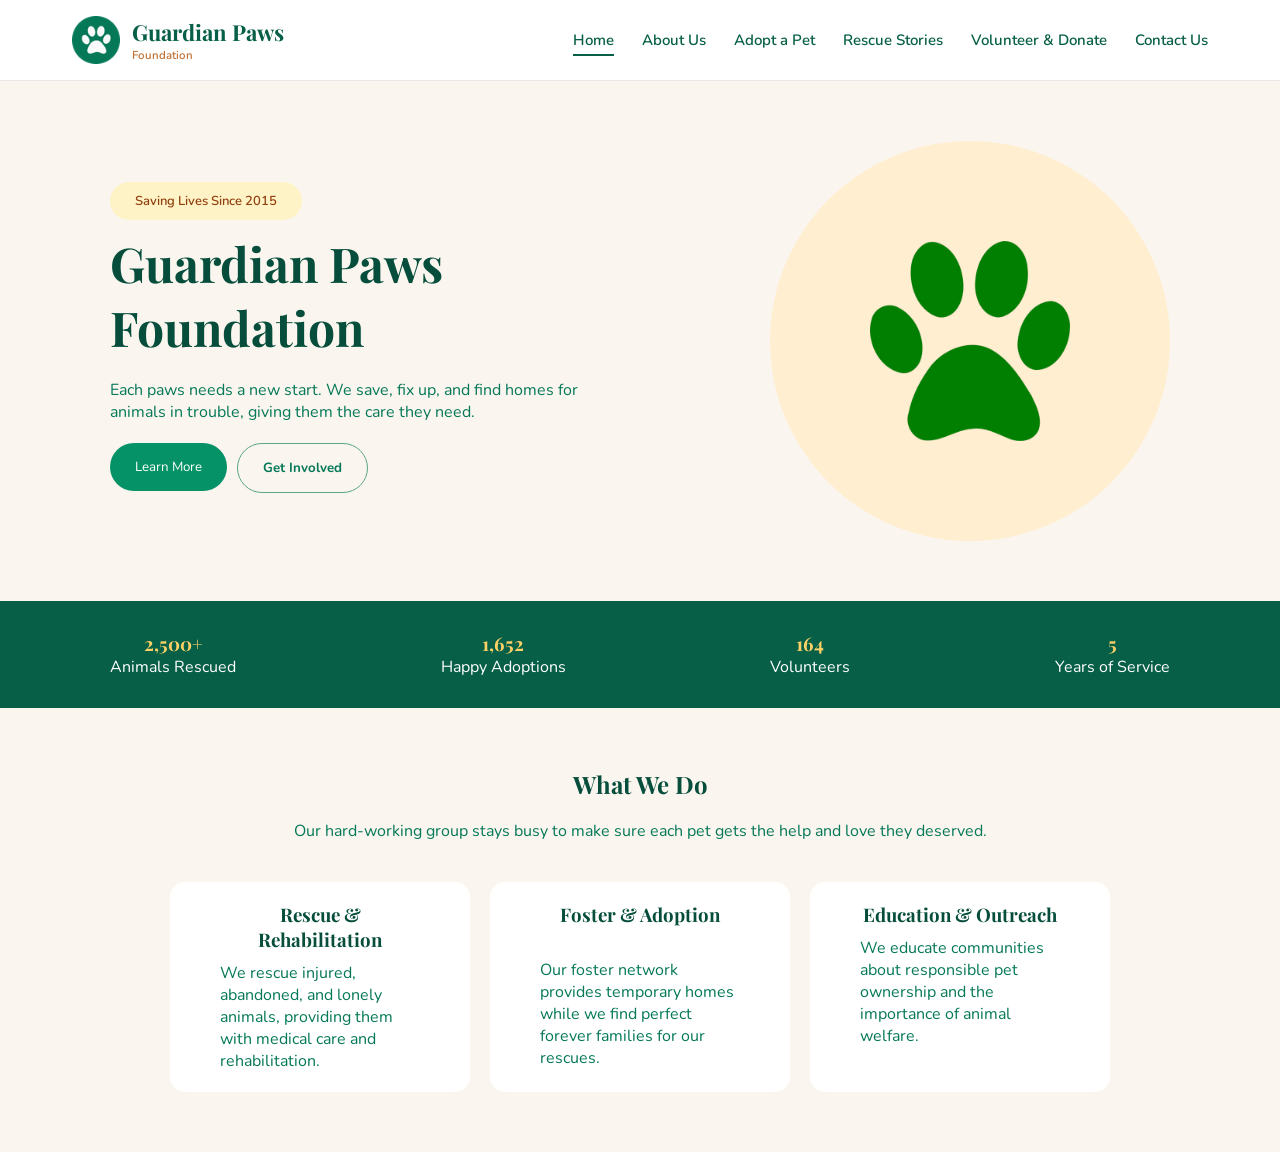
<file: index.html>
<!DOCTYPE html>
<html lang="en">
<head>
    <meta charset="UTF-8">
    <meta name="viewport" content="width=device-width, initial-scale=1.0">
    <title>Guardian Paws Foundation</title>
    <link rel="shortcut icon" href="images/Animal Footprint White w Green Circle.png">
    <link rel="stylesheet" href="Home.css">
</head>
<body>

<div class="nav-wrapper">
    <nav class="nav-bar">
    <a class="logo-group">
      <img src="images/Animal Footprint White w Green Circle.png">
      <div class="logo-text-group">
        <p class="org-name">Guardian Paws</p>
        <p class="tagline">Foundation</p>
      </div>
    </a>
    <ul class="nav-links">
      <li><a href="index.html" class="active">Home</a></li>
      <li><a href="About Us.html">About Us</a></li>
      <li><a href="Adopt a Pet.html">Adopt a Pet</a></li>
      <li><a href="Rescue Stories.html">Rescue Stories</a></li>
      <li><a href="Volunteer n Donate.html">Volunteer & Donate</a></li>
      <li><a href="Contact Us.html">Contact Us</a></li>
    </ul>
    </nav>
  </div>


<section class="hero">
    <div class="wrapper hero-content">

        <div class="hero-text">
            <span class="tag">Saving Lives Since 2015</span>

            <h1>Guardian Paws<br>Foundation</h1>

            <p class="desc">
                Each paws needs a new start. We save, fix up, and find homes for animals 
                in trouble, giving them the care they need.
            </p>

            <div class="buttons">
                <a href="About Us.html">
                    <button class="btn primary">Learn More</button>
                </a>
                <a href="Contact Us.html">
                    <button class="btn secondary"><strong>Get Involved</strong></button>
                </a>
            </div>
        </div>

        <div class="hero-image">
            <div class="circle">
                <img height= 200px width=200px src="images/logo.png" alt="">
            </div>
        </div>

    </div>
</section>


<section class="stats">
    <div class="wrapper stats-content">
        <div>
            <h3>2,500+</h3>
            <p>Animals Rescued</p>
        </div>
        <div>
            <h3>1,652</h3>
            <p>Happy Adoptions</p>
        </div>
        <div>
            <h3>164</h3>
            <p>Volunteers</p>
        </div>
        <div>
            <h3>5</h3>
            <p>Years of Service</p>
        </div>
    </div>
</section>


<section class="services">
    <div class="wrapper">

        <h2>What We Do</h2>
        <p class="subtitle">
            Our hard-working group stays busy to make sure each pet gets the help and love they 
            deserved.
        </p>

        <div class="cards">
            <div class="card">
                <h3>Rescue & Rehabilitation</h3>
                <p class="desc">We rescue injured, abandoned, and
                    lonely animals, providing them with
                    medical care and rehabilitation. </p>
            </div>

            <div class="card">
                <h3>Foster & Adoption</h3>
                <p class="desc"><br>Our foster network provides temporary
                    homes while we find perfect forever
                    families for our rescues.</p>
            </div>

            <div class="card">
                <h3>Education & Outreach</h3>
                <p class="desc">We educate communities about
                    responsible pet ownership and the
                    importance of animal welfare.</p>
            </div>
        </div>

    </div>
</section>

</body>
</html>
</file>
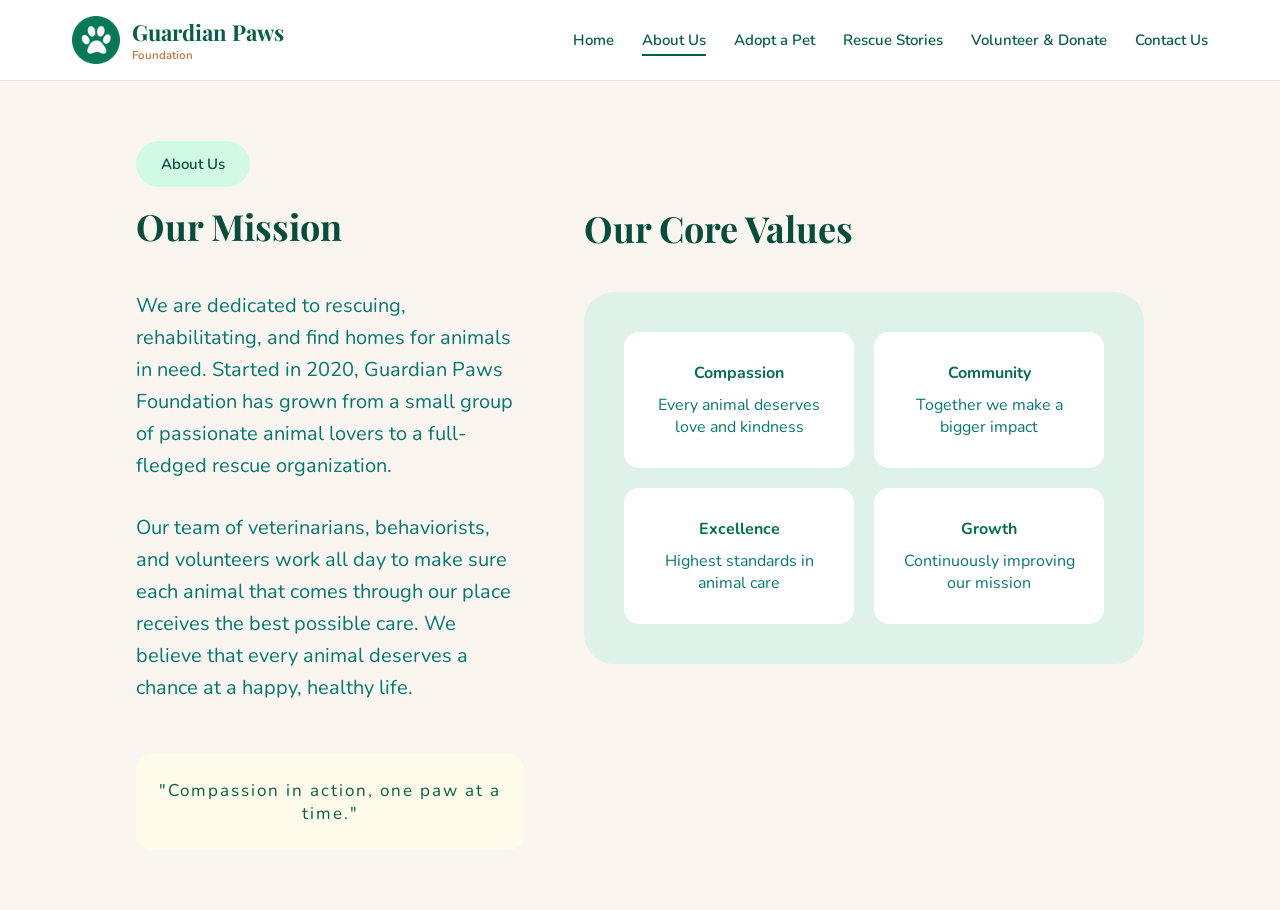
<file: About Us.html>
<!DOCTYPE html>
<html lang="en">
<head>
    <meta charset="UTF-8">
    <meta name="viewport" content="width=device-width, initial-scale=1.0">
    <title>About Us - Guardian Paws</title>
 <link rel="shortcut icon" href="images/Animal Footprint White w Green Circle.png">
 <link rel="stylesheet" href="About Us.css">
</head>
<body>
    <div class="nav-wrapper">
    <nav class="nav-bar">
    <a class="logo-group">
      <img src="images/Animal Footprint White w Green Circle.png">
      <div class="logo-text-group">
        <p class="org-name">Guardian Paws</p>
        <p class="tagline">Foundation</p>
      </div>
    </a>
    <ul class="nav-links">
      <li><a href="index.html">Home</a></li>
      <li><a href="About Us.html" class="active">About Us</a></li>
      <li><a href="Adopt a Pet.html">Adopt a Pet</a></li>
      <li><a href="Rescue Stories.html">Rescue Stories</a></li>
      <li><a href="Volunteer n Donate.html">Volunteer & Donate</a></li>
      <li><a href="Contact Us.html">Contact Us</a></li>
    </ul>
    </nav>
  </div>

  <!-- MAIN SECTION -->
<section class="about-section">
  <div class="container">

    <!-- LEFT -->
    <div class="left">
      <span class="badge">About Us</span>
      <h2>Our Mission</h2>

      <p>
        We are dedicated to rescuing, rehabilitating, and find homes for animals in need. 
        Started in 2020, Guardian Paws Foundation has 
        grown from a small group of passionate animal lovers to a full-
        fledged rescue organization.
      </p>

      <p>
        Our team of veterinarians, behaviorists, and volunteers work all 
        day to make sure each animal that comes through our place 
        receives the best possible care. We believe that every animal 
        deserves a chance at a happy, healthy life.
      </p>

      <div class="quote">
        "Compassion in action, one paw at a time."
      </div>
    </div>

    <!-- RIGHT -->
    <div class="right">
      <h2>Our Core Values</h2>

      <div class="values-box">
        <div class="value-card" id="Compassion">
          <h4>Compassion</h4>
          <p>Every animal deserves love and kindness</p>
        </div>

        <div class="value-card" id="Community">
          <h4>Community</h4>
          <p>Together we make a bigger impact</p>
        </div>

        <div class="value-card" id="Excellence">
          <h4>Excellence</h4>
          <p>Highest standards in animal care</p>
        </div>

        <div class="value-card" id="Growth">
          <h4>Growth</h4>
          <p>Continuously improving our mission</p>
        </div>
      </div>
    </div>

  </div>
</section>
</body>
</html>
</file>
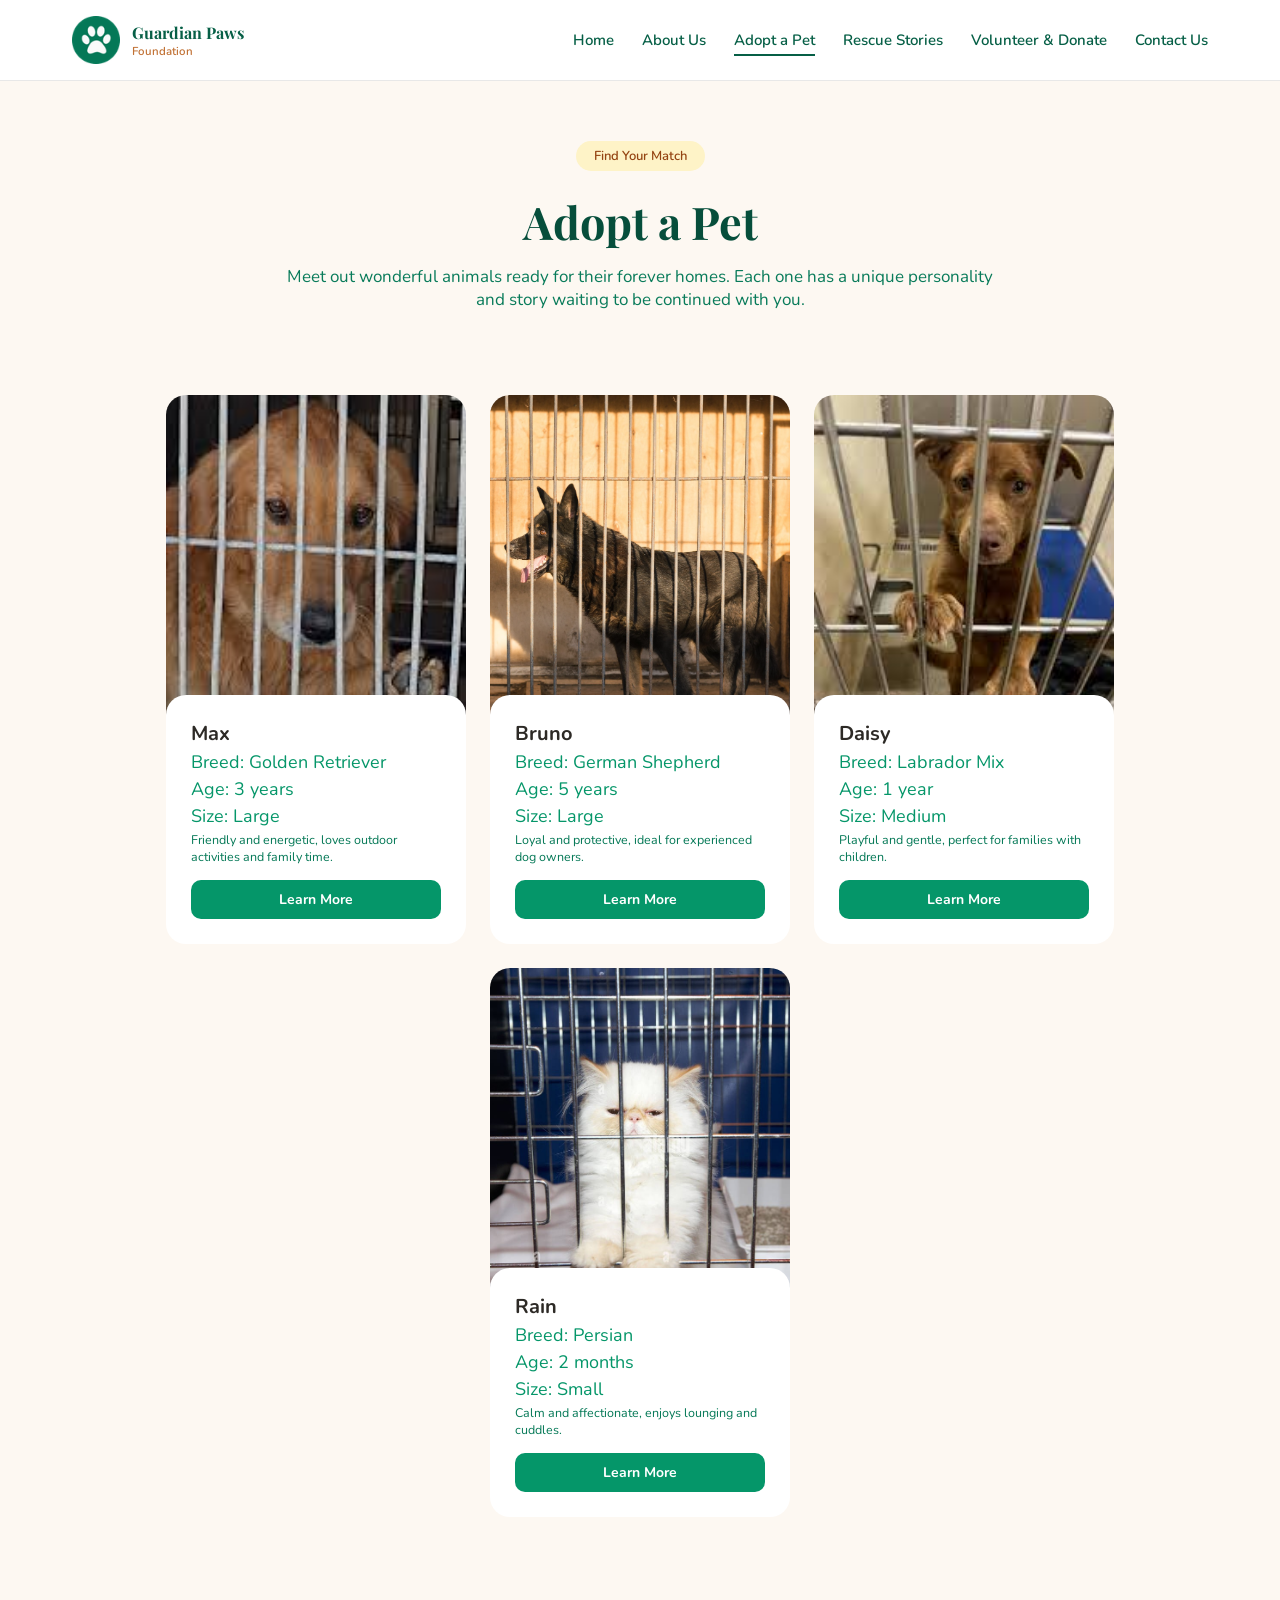
<file: Adopt a Pet.html>
<!doctype html>
<html lang="en" style="height:100%">
 <head>
  <meta charset="UTF-8">
  <meta name="viewport" content="width=device-width, initial-scale=1.0">
  <title>Adopt a Pet - Guardian Paws</title>
 <link rel="shortcut icon" href="images/Animal Footprint White w Green Circle.png">
 <link rel="stylesheet" href="Adopt a Pet.css">
 </head>

 <body>

  <div class="nav-wrapper">
    <nav class="nav-bar">
    <a class="logo-group">
      <img src="images/Animal Footprint White w Green Circle.png">
      <div class="logo-text-group">
        <p class="org-name">Guardian Paws</p>
        <p class="tagline">Foundation</p>
      </div>
    </a>
    <ul class="nav-links">
      <li><a href="index.html">Home</a></li>
      <li><a href="About Us.html">About Us</a></li>
      <li><a href="Adopt a Pet.html" class="active">Adopt a Pet</a></li>
      <li><a href="Rescue Stories.html">Rescue Stories</a></li>
      <li><a href="Volunteer n Donate.html">Volunteer & Donate</a></li>
      <li><a href="Contact Us.html">Contact Us</a></li>
    </ul>
    </nav>
  </div>

  <div class="app-wrapper">
   <p class="badge">Find Your Match</p>
   <h1 class="main-title">Adopt a Pet</h1>
   <p class="subtitle">Meet out wonderful animals ready for their forever homes. Each one has a unique personality and story waiting to be continued with you.</p>
   
   
   <div class="cards-grid">
    <div class="card">
    <div class="pet-card">
      <img src="images/Max.jpg" alt="">
    </div>
    <div class="pet-info">
      <h2 class="pet-name">Max</h2>
      <p class="pet-details">Breed: Golden Retriever</p>
      <p class="pet-details">Age: 3 years</p>
      <p class="pet-details">Size: Large</p>
      <p class="pet-description">Friendly and energetic, loves outdoor activities and family time.</p>
      <a href="Contact Us.html"><button class="btn">Learn More</button></a>
    </div>
   </div>

   <div class="card">
    <div class="pet-card">
      <img src="images/Bruno.png" alt="">
    </div>
    <div class="pet-info">
      <h2 class="pet-name">Bruno</h2>
      <p class="pet-details">Breed: German Shepherd</p>
      <p class="pet-details">Age: 5 years</p>
      <p class="pet-details">Size: Large</p>
      <p class="pet-description">Loyal and protective, ideal for experienced dog owners.</p>
      <a href="Contact Us.html"><button class="btn">Learn More</button></a>
    </div>
   </div>

   <div class="card">
    <div class="pet-card">
      <img src="images/Daisy.jpg" alt="">
    </div>
    <div class="pet-info">
      <h2 class="pet-name">Daisy</h2>
      <p class="pet-details">Breed: Labrador Mix</p>
      <p class="pet-details">Age: 1 year</p>
      <p class="pet-details">Size: Medium</p>
      <p class="pet-description">Playful and gentle, perfect for families with children.</p>
      <a href="Contact Us.html"><button class="btn">Learn More</button></a>
    </div>
   </div>

   <div class="card">
    <div class="pet-card">
      <img src="images/Rain.png" alt="">
    </div>
    <div class="pet-info">
      <h2 class="pet-name">Rain</h2>
      <p class="pet-details">Breed: Persian</p>
      <p class="pet-details">Age: 2 months</p>
      <p class="pet-details">Size: Small</p>
      <p class="pet-description">Calm and affectionate, enjoys lounging and cuddles.</p>
      <button class="btn">Learn More</button>
    </div>
   </div>

    <!--<div class="pet-card">
     <img class="pet-photo" src="images/Max.jpg" alt="">
     <div class="pet-info">
      <h2 class="pet-name">Max</h2><p class="pet-breed">Golden Retriever</p>
      <ul class="pet-details">
       <li>3 years old</li>
       <li>Large</li>
      </ul>
      <p class="pet-temperament">Friendly &amp; Energetic</p><button class="btn-learn" aria-label="Learn more about Max">Learn More</button>
     </div>
    </div>

    <div class="pet-card">
     <div class="pet-photo">
      <svg viewbox="0 0 24 24" fill="none" stroke="currentColor" stroke-width="1.5">
       <path d="M12 21c-1.5 0-6-3.5-6-8.5a3.5 3.5 0 0 1 7 0h-2a3.5 3.5 0 0 1 7 0c0 5-4.5 8.5-6 8.5z" /><circle cx="5" cy="8" r="2" /><circle cx="19" cy="8" r="2" /><circle cx="8.5" cy="4" r="1.8" /><circle cx="15.5" cy="4" r="1.8" />
      </svg>
     </div>
     <div class="pet-info">
      <h2 class="pet-name">Bruno</h2><p class="pet-breed">German Shepherd</p>
      <ul class="pet-details">
       <li>5 years old</li>
       <li>Large</li>
      </ul>
      <p class="pet-temperament">Loyal Protective</p><button class="btn-learn" aria-label="Learn more about Bruno">Learn More</button>
     </div>
    </div>
    <div class="pet-card">
     <div class="pet-photo">
      <svg viewbox="0 0 24 24" fill="none" stroke="currentColor" stroke-width="1.5">
       <path d="M12 21c-1.5 0-6-3.5-6-8.5a3.5 3.5 0 0 1 7 0h-2a3.5 3.5 0 0 1 7 0c0 5-4.5 8.5-6 8.5z" /><circle cx="5" cy="8" r="2" /><circle cx="19" cy="8" r="2" /><circle cx="8.5" cy="4" r="1.8" /><circle cx="15.5" cy="4" r="1.8" />
      </svg>
     </div>
     <div class="pet-info">
      <h2 class="pet-name">Daisy</h2><p class="pet-breed">Labrador Mix</p>
      <ul class="pet-details">
       <li>1 year old</li>
       <li>Medium</li>
      </ul>
      <p class="pet-temperament">Playful Gentle</p><button class="btn-learn" aria-label="Learn more about Daisy">Learn More</button>
     </div>
    </div>
    <div class="pet-card">
     <div class="pet-photo">
      <svg viewbox="0 0 24 24" fill="none" stroke="currentColor" stroke-width="1.5">
       <path d="M12 21c-1.5 0-6-3.5-6-8.5a3.5 3.5 0 0 1 7 0h-2a3.5 3.5 0 0 1 7 0c0 5-4.5 8.5-6 8.5z" /><circle cx="5" cy="8" r="2" /><circle cx="19" cy="8" r="2" /><circle cx="8.5" cy="4" r="1.8" /><circle cx="15.5" cy="4" r="1.8" />
      </svg>
     </div>
     <div class="pet-info">
      <h2 class="pet-name">Luna</h2><p class="pet-breed">Persian</p>
      <ul class="pet-details">
       <li>2 months old</li>
       <li>Small</li>
      </ul>
      <p class="pet-temperament">Calm Affectionate</p><button class="btn-learn" aria-label="Learn more about Luna">Learn More</button>
     </div>
    </div>-->
   </div>
  </div>
  </body>
</html>
</file>
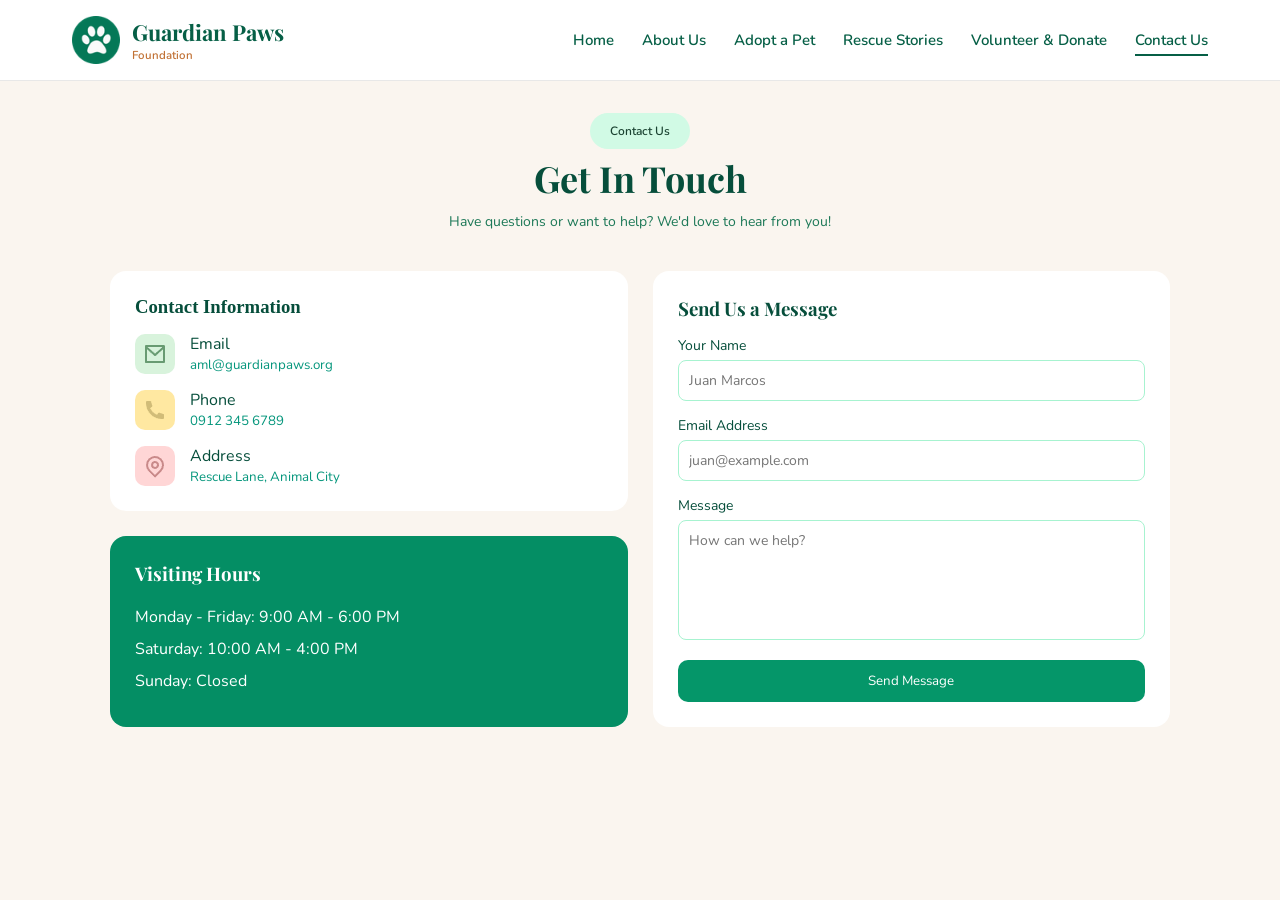
<file: Contact Us.html>
<!DOCTYPE html>
<html lang="en">
<head>
    <meta charset="UTF-8">
    <meta name="viewport" content="width=device-width, initial-scale=1.0">
    <title>Contact Us - Guardian Paws</title>
    <link rel="shortcut icon" href="images/Animal Footprint White w Green Circle.png">
    <link rel="stylesheet" href="Contact Us.css">
</head>
<body>

    
    <div class="nav-wrapper">
    <nav class="nav-bar">
    <a class="logo-group">
      <img src="images/Animal Footprint White w Green Circle.png" alt="">
      <div class="logo-text-group">
        <p class="org-name">Guardian Paws</p>
        <p class="tagline">Foundation</p>
      </div>
    </a>
    <ul class="nav-links">
      <li><a href="index.html">Home</a></li>
      <li><a href="About Us.html">About Us</a></li>
      <li><a href="Adopt a Pet.html">Adopt a Pet</a></li>
      <li><a href="Rescue Stories.html">Rescue Stories</a></li>
      <li><a href="Volunteer n Donate.html">Volunteer & Donate</a></li>
      <li><a href="Contact Us.html" class="active">Contact Us</a></li>
    </ul>
    </nav>
  </div>

    
    <main class="container">

        
        <section class="intro">
            <span class="tag">Contact Us</span>
            <h1>Get In Touch</h1>
            <p>Have questions or want to help? We'd love to hear from you!</p>
        </section>

        
        <section class="grid">

            
            <div class="left">

                
                <div class="card">
                    <h3>Contact Information</h3>

                    <div class="info-item">
                        <span class="icon green">
                            <img src="images/mail-line.png" alt="">
                        </span>
                        <div class = "name">
                            <p>Email</p>
                            <small>aml@guardianpaws.org</small>
                        </div>
                    </div>

                    <div class="info-item">
                        <span class="icon yellow">
                            <img src="images/phone-fill.png" alt="">
                        </span>
                        <div class = "name">
                            <p>Phone</p>
                            <small>0912 345 6789</small>
                        </div>
                    </div>

                    <div class="info-item">
                        <span class="icon red">
                            <img src="images/map-pin-line.png" alt="">
                        </span>
                        <div class = "name">
                            <p>Address</p>
                            <small>Rescue Lane, Animal City</small>
                        </div>
                    </div>
                </div>

                
                <div class="card hours">
                    <h3>Visiting Hours</h3>
                    <p>Monday - Friday: 9:00 AM - 6:00 PM</p>
                    <p>Saturday: 10:00 AM - 4:00 PM</p>
                    <p>Sunday: Closed</p>
                </div>

            </div>

            
            <div class="card form">
                <h3>Send Us a Message</h3>

                <form>
                    <label>Your Name</label>
                    <input type="text" placeholder="Juan Marcos">

                    <label>Email Address</label>
                    <input type="email" placeholder="juan@example.com">

                    <label>Message</label>
                    <textarea placeholder="How can we help?"></textarea>

                    <button type="submit">Send Message</button>
                </form>
            </div>

        </section>
    </main>

</body>
</html>
</file>
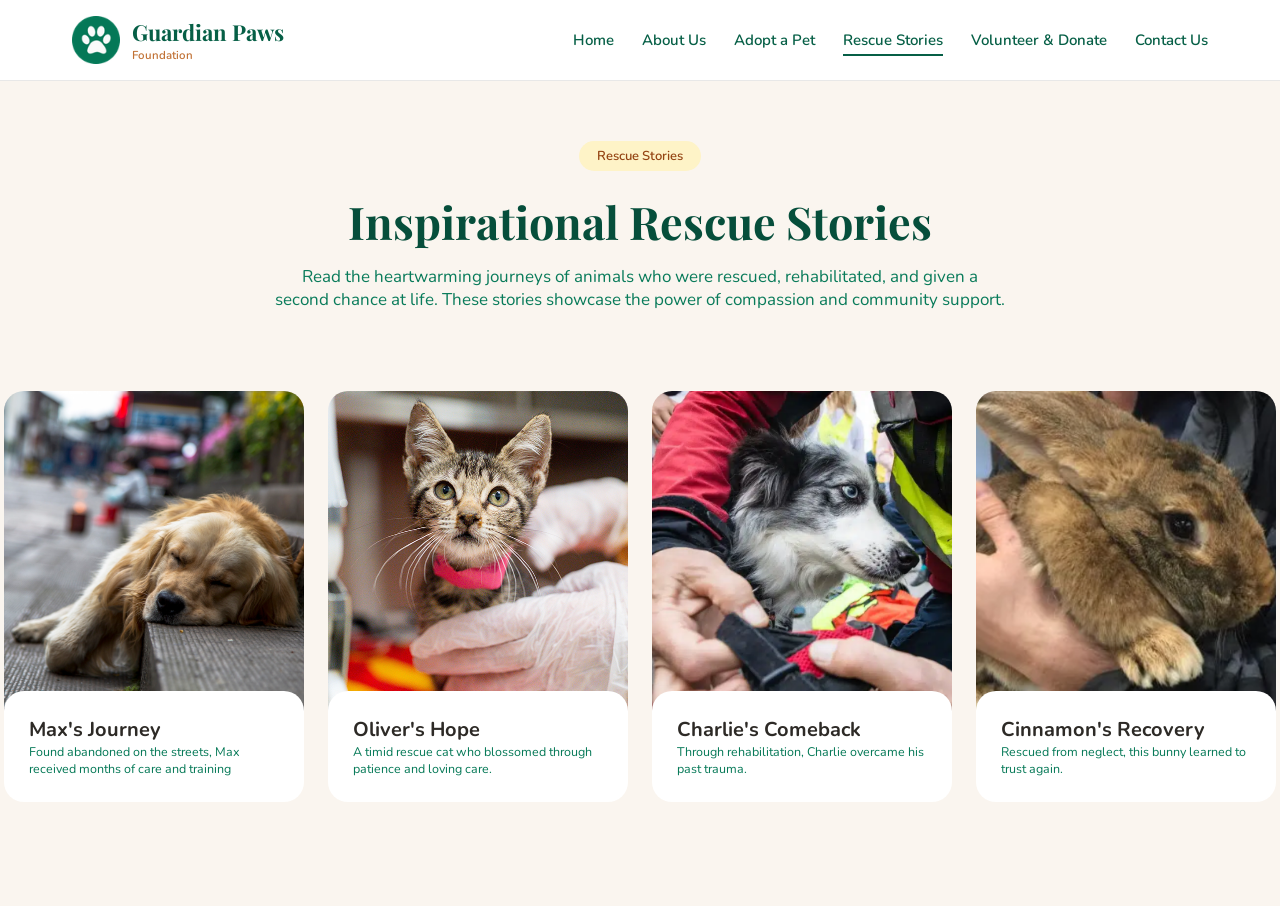
<file: Rescue Stories.html>
<!DOCTYPE html>
<html lang="en">
<head>
    <meta charset="UTF-8">
    <meta name-story="viewport" content="width=device-width, initial-scale=1.0">
    <title>Rescue Stories - Guardian Paws</title>
    <link rel="shortcut icon" href="images/Animal Footprint White w Green Circle.png">
    <link rel="stylesheet" href="Rescue Stories.css">
</head>
<body>
    <div class="nav-wrapper">
    <nav class="nav-bar">
    <a class="logo-group">
      <img src="images/Animal Footprint White w Green Circle.png">
      <div class="logo-text-group">
        <p class="org-name">Guardian Paws</p>
        <p class="tagline">Foundation</p>
      </div>
    </a>
    <ul class="nav-links">
      <li><a href="index.html">Home</a></li>
      <li><a href="About Us.html">About Us</a></li>
      <li><a href="Adopt a Pet.html">Adopt a Pet</a></li>
      <li><a href="Rescue Stories.html" class="active">Rescue Stories</a></li>
      <li><a href="Volunteer n Donate.html">Volunteer & Donate</a></li>
      <li><a href="Contact Us.html">Contact Us</a></li>
    </ul>
    </nav>
  </div>

  <div class="app-wrapper">
    <p class="badge">Rescue Stories</p>
    <h1 class="main-title">Inspirational Rescue Stories</h1>
    <p class="subtitle">Read the heartwarming journeys of animals who were rescued, rehabilitated, and given a second chance at life. These stories showcase the power of compassion and community support.</p>
  </div>

  <div class="cards-grid">
    <div class="card">
        <div class="pet-card">
            <img src="images/Max(1).png" alt="">
        </div>
        <div class="pet-info">
            <h2 class="pet-name-story">Max's Journey</h2>
            <p class="pet-story">
                Found abandoned on the streets, Max received months of care and training
            </p>
        </div>
    </div>

    <div class="card">
        <div class="pet-card">
            <img src="images/Oliver.png" alt="">
        </div>
        <div class="pet-info">
            <h2 class="pet-name-story">Oliver's Hope</h2>
            <p class="pet-story">
                A timid rescue cat who blossomed through patience and loving care.
            </p>
        </div>
    </div>

    <div class="card">
        <div class="pet-card">
            <img src="images/Charlie.png" alt="">
        </div>
        <div class="pet-info">
            <h2 class="pet-name-story">Charlie's Comeback</h2>
            <p class="pet-story">
                Through rehabilitation, Charlie overcame his past trauma.
            </p>
        </div>
    </div>

    <div class="card">
        <div class="pet-card">
            <img src="images/Cinnamon.png" alt="">
        </div>
        <div class="pet-info">
            <h2 class="pet-name-story">Cinnamon's Recovery</h2>
            <p class="pet-story">
                Rescued from neglect, this bunny learned to trust again.
            </p>
        </div>
    </div>
    
  </div>
</body>
<footer style="margin-top: 6.5rem;"></footer>
</html>
</file>
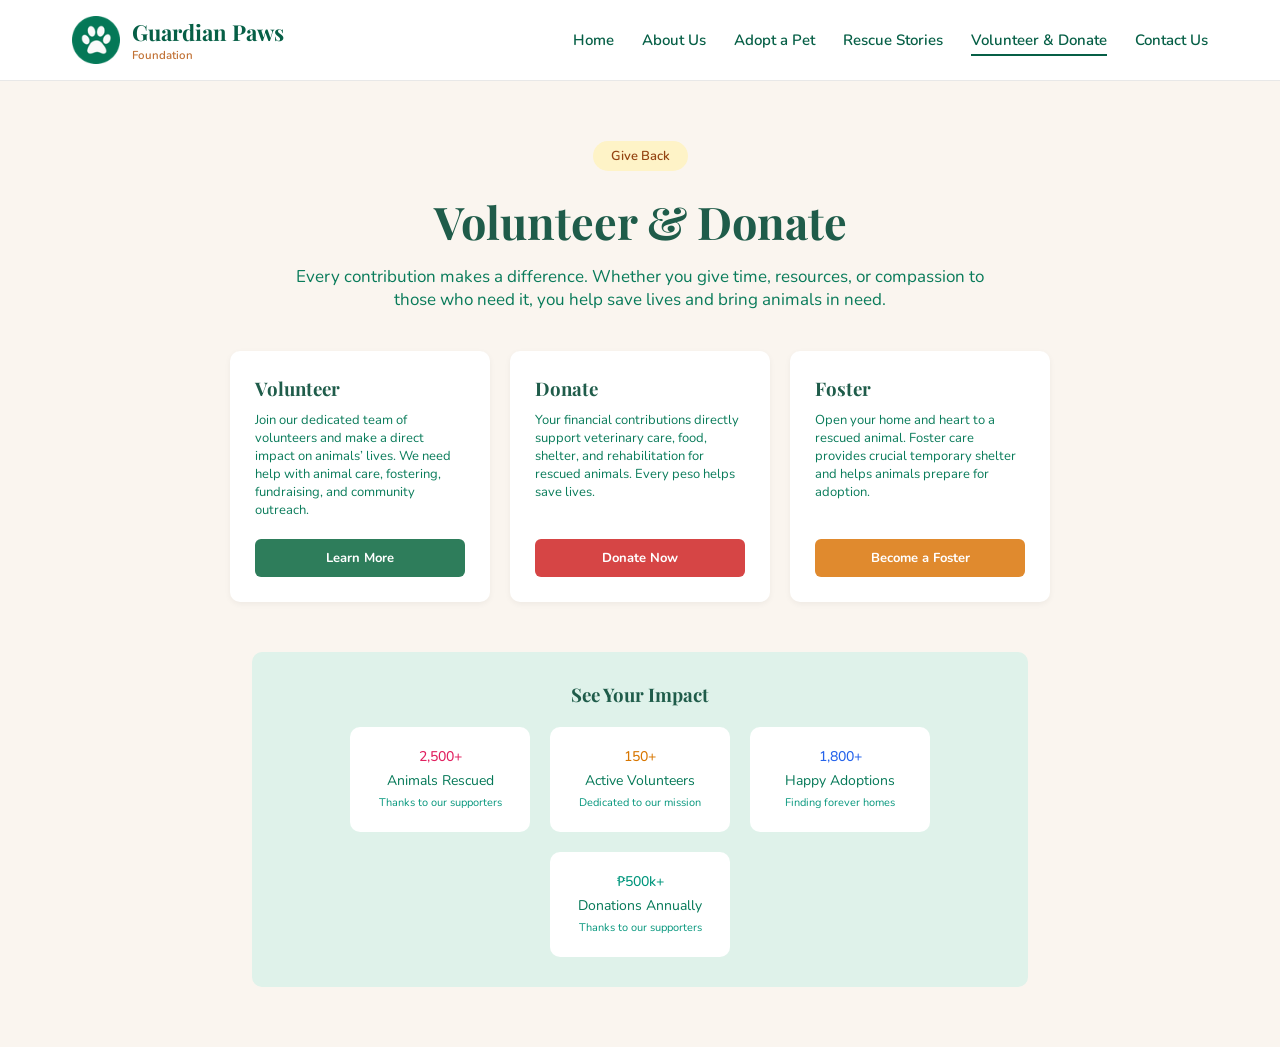
<file: Volunteer n Donate.html>
<!DOCTYPE html>
<html lang="en">
<head>
    <meta charset="UTF-8">
    <meta name="viewport" content="width=device-width, initial-scale=1.0">
    <title>Volunteer & Donate - Guardian Paws</title>
    <link rel="shortcut icon" href="images/Animal Footprint White w Green Circle.png">
    <link rel="stylesheet" href="Volunteer n Donate.css">
</head>
<body>

    <div class="nav-wrapper">
    <nav class="nav-bar">
    <a class="logo-group">
      <img src="images/Animal Footprint White w Green Circle.png">
      <div class="logo-text-group">
        <p class="org-name">Guardian Paws</p>
        <p class="tagline">Foundation</p>
      </div>
    </a>
    <ul class="nav-links">
      <li><a href="Home.html">Home</a></li>
      <li><a href="About Us.html">About Us</a></li>
      <li><a href="Adopt a Pet.html">Adopt a Pet</a></li>
      <li><a href="Rescue Stories.html">Rescue Stories</a></li>
      <li><a href="Volunteer n Donate.html" class="active">Volunteer & Donate</a></li>
      <li><a href="Contact Us.html">Contact Us</a></li>
    </ul>
    </nav>
  </div>

    <section class="volunteer-donate">

  <p class="back-link">Give Back</p>

  <h2>Volunteer & Donate</h2>
  <p class="subtitle">
    Every contribution makes a difference. Whether you give time, resources, or compassion to those who need it, you help save lives and bring animals in need.
  </p>

  <div class="cards">
    <div class="card">
      <h3>Volunteer</h3>
      <p>
        Join our dedicated team of volunteers and make a direct impact on animals’ lives.
        We need help with animal care, fostering, fundraising, and community outreach.
      </p>
      <a href="Contact Us.html"><button class="btn green">Learn More</button></a>
    </div>

    <div class="card">
      <h3>Donate</h3>
      <p>
        Your financial contributions directly support veterinary care, food, shelter,
        and rehabilitation for rescued animals. Every peso helps save lives.
      </p>
      <a href="Contact Us.html"><button class="btn red">Donate Now</button></a>
    </div>

    <div class="card">
      <h3>Foster</h3>
      <p>
        Open your home and heart to a rescued animal. Foster care provides crucial
        temporary shelter and helps animals prepare for adoption.
      </p>
      <a href="Contact Us.html"><button class="btn orange">Become a Foster</button></a>
    </div>
  </div>

  <div class="impact">
    <h3>See Your Impact</h3>

    <div class="impact-cards">
      <div class="impact-box">
        <h4>2,500+</h4>
        <p>Animals Rescued</p>
        <span>Thanks to our supporters</span>
      </div>

      <div class="impact-box">
        <h4>150+</h4>
        <p>Active Volunteers</p>
        <span>Dedicated to our mission</span>
      </div>

      <div class="impact-box">
        <h4>1,800+</h4>
        <p>Happy Adoptions</p>
        <span>Finding forever homes</span>
      </div>

      <div class="impact-box">
        <h4>₱500k+</h4>
        <p>Donations Annually</p>
        <span>Thanks to our supporters</span>
      </div>
    </div>
  </div>
</section>
</body>
</html>
</file>
<file: Home.css>
@import url('https://fonts.googleapis.com/css2?family=Nunito:ital,wght@0,200..1000;1,200..1000&family=Playfair+Display:ital,wght@0,700;1,700&display=swap');@import url('https://fonts.googleapis.com/css2?family=Nunito+Sans:ital,opsz,wght@0,6..12,200..1000;1,6..12,200..1000&family=Playfair+Display:ital,wght@0,400..900;1,400..900&display=swap');



* {
    margin: 0;
    padding: 0;
    box-sizing: border-box;
}


body {
    font-family: "Nunito", sans-serif;
    background: #FAF5EF;
    color: #064e3b;
}


.wrapper {
    max-width: 1100px;
    margin: 0 auto;
    padding: 0 20px;
}


.nav-wrapper {
    width: 100%;
    background: white;
    border-bottom: 1px solid #e8e8e8;    
}

.nav-bar {
    width: 1200px;
    margin: 0 auto;
    display: flex;
    align-items: center;
    justify-content: space-between;
    padding: 16px 32px;
}

.logo-group {
    display: flex;
    align-items: center;
    gap: 12px;
}

.nav-bar img {
    width: 48px;
    height: 48px;
}

.logo-text-group {
    display: flex;
    flex-direction: column;
}

.org-name {
    font-family: Playfair Display, serif;
    font-weight: 700;
    font-size: 22px;
    color: #065F46;
}

.tagline {
    font-family: "Nunito", sans-serif;
    font-size: 11.5px;
    font-weight: 600;
    color: #C17134;
}

.nav-links {
    display: flex;
    align-items: center;
    gap: 28px;
    list-style: none;
}

.nav-links a {
    text-decoration: none;
    font-family: "Nunito", sans-serif;
    font-size: 15px;
    font-weight: 600;
    color: #065F46;
    padding-bottom: 4px;
    border-bottom: 2px solid transparent;
    transition: 0.2s ease;
}

.nav-links a.active {
    border-bottom: 2px solid #065F46;
}

.nav-links a:hover {
    border-bottom: 2px solid #065F46;
}

.hero {
    padding: 60px 0;
}

.hero-content {
    display: flex;
    align-items: center;
    justify-content: space-between;
    gap: 40px;
}

.hero-text {
    max-width: 500px;
}

.desc{
    color:#047857 ;
    text-align: left;
}

.tag {
    background: #fef3c7;
    padding: 10px 25px;
    border-radius: 20px;
    font-weight: 600;
    font-size: 13px;
    color: #92400e;
}

.hero h1 {
    font-size: 48px;
    margin: 20px 0;
    font-family: Playfair Display, sans-serif;
}

.hero p {
    margin-bottom: 20px;
}


.buttons {
    display: flex;
    gap: 10px;
}

.btn {
    padding: 15px 25px;
    border-radius: 25px;
    border: none;
    cursor: pointer;
    transition: 0.3s;
}

.primary {
    background: #049266;
    color: white;
    font-family: "Nunito", sans-serif;
}

.primary:hover {
    background: #1b4332;
}

.secondary {
    border: 1px solid #5ba584;
    background: transparent;
    color: #047857;
    font-family: "Nunito", sans-serif;
}

.secondary:hover {
    background: #2d6a4f;
    color: white;
}


.circle {
    width: 400px;
    height: 400px;
    background: #ffefd0;
    border-radius: 50%;
    display: flex;
    justify-content: center;
    align-items: center;
    font-size: 80px;
}

.stats {
    background: #065f46;
    color: white;
    padding: 30px 0;
}

.stats-content {
    display: flex;
    justify-content: space-between;
    text-align: center;
    font-family: "Nunito", sans-serif;
}

.stats h3 {
    color: #ffd166;
    font-family: Playfair Display, sans-serif;
}


.services {
    padding: 60px 0;
    text-align: center;
    font-family: "Nunito", sans-serif;
}

.services h2{
    font-family: Playfair Display, sans-serif;
}

.subtitle {
    margin-bottom: 40px;
    margin-top: 20px;
    color: #047857;
}


.cards {
    display: flex;
    gap: 20px;
    justify-content: center;
    flex-wrap: wrap;
}

.card {
    background: white;
    padding: 20px 50px;
    border-radius: 15px;
    width: 300px;
    transition: 0.3s;
}

.card h3{
    font-family: "Playfair Display",serif;
    margin-bottom: 10px;
}



.card:hover {
    transform: translateY(-5px);
}


@media (max-width: 900px) {
    .hero-content {
        flex-direction: column;
        text-align: center;
    }

    .buttons {
        justify-content: center;
    }

    .stats-grid {
        grid-template-columns: repeat(2, 1fr);
        gap: 20px;
    }

    .cards {
        grid-template-columns: 1fr 1fr;
    }
}


@media (max-width: 600px) {

    nav li{
        display: none;
    }

    nav li:first-child, nav li:last-child{
        display: block;
    }


    .hero h1 {
        font-size: 28px;
    }

    .circle {
        width: 220px;
        height: 200px;
    }

    .stats-grid {
        grid-template-columns: 1fr;
    }

    .cards {
        grid-template-columns: 1fr;
    }

    .btn{
        margin-top: 1em;
        width: 100%;
    }
}
</file>
<file: About Us.css>
@import url('https://fonts.googleapis.com/css2?family=Nunito:ital,wght@0,200..1000;1,200..1000&family=Playfair+Display:ital,wght@0,700;1,700&display=swap');

* {
  margin: 0;
  padding: 0;
  box-sizing: border-box;
}

body {
  font-family: "Nunito", sans-serif;
  background: #FAF5EF;
  color: #2D2A26;
}

.nav-wrapper {
  width: 100%;
  background: white;
  color: #2D2A26;
  border-bottom: 1px solid #e8e8e8;
}

.nav-bar {
  max-width: 1200px;
  margin: 0 auto;
  display: flex;
  align-items: center;
  justify-content: space-between;
  padding: 16px 32px;
}

.logo-group {
  display: flex;
  align-items: center;
  gap: 12px;
}

.nav-bar img {
  width: 48px;
  height: 48px;
}

.logo-text-group {
  display: flex;
  flex-direction: column;
}

.org-name {
  font-family: "PLayfair Display", serif;
  font-weight: 700;
  font-size: 22px;
  color: #065F46;
}

.tagline {
  font-size: 11.5px;
  font-weight: 600;
  color: #C17134;
}

.nav-links {
  display: flex;
  align-items: center;
  gap: 28px;
  list-style: none;
}

.nav-links a {
  text-decoration: none;
  font-size: 15px;
  font-weight: 600;
  color: #065f46;
  padding-bottom: 4px;
  border-bottom: 2px solid transparent;
  transition: 0.2s ease;
}

.nav-links a.active {
  border-bottom: 2px solid #065F46;
}

/*MINIMAL HOVER*/
.nav-links a:hover {
  border-bottom: 2px solid #065F46;
}

/* MAIN */
.about-section {
  padding: 60px 10px;
}

.container {
  max-width: 80%;
  margin: auto;
  display: flex;
  gap: 60px;
  align-items: flex-start;
}

/* LEFT SIDE */
.left {
  flex: 1;
}

.badge {
  display: inline-block;
  background: #d1fae5;
  padding: 13px 25px;
  border-radius: 30px;
  font-size: 15px;
  font-weight: 600;
  margin-bottom: 15px;
  color: #064e3b;
}

.left h2 {
  font-size: 36px;
  margin-bottom: 20px;
  font-family: Playfair Display, sans-serif;
  margin-bottom: 40px;
  color: #064E3B;
}

.left p {
  margin-bottom: 20px;
  line-height: 1.6;
  margin-bottom: 30px;
  color: #047872;
  font-size: 20px;
}

.quote {
  margin-top: 50px;
  background: #FFFBEB;
  padding: 25px 15px;
  border-radius: 15px;
  font-size: 17px;
  letter-spacing: 2px;
  text-align: center;
  color: #065F46;
}

/* RIGHT SIDE */
.right {
  flex: 1;
  align-items: end;
}

.right h2 {
  font-size: 36px;
  margin-bottom: 40px;
  margin-top: 63px;
  font-family: Playfair Display, sans-serif;
  color: #064E3B;
}

/* VALUES BOX */
.values-box {
  background: #dff2ea;
  padding: 40px 40px;
  border-radius: 30px;
  display: grid;
  grid-template-columns: repeat(2, 1fr);
  justify-content: center;
  gap: 20px;
}

.value-card {
  background: #ffffff;
  padding: 30px 17px;
  width: 230px;
  border-radius: 15px;
  text-align: center;
}

.value-card h4 {
  margin-bottom: 10px;
  color: #056F53;
}

.value-card p {
  font-size: 16px;
  margin-top: 10px;
  text-align: center;
  justify-content: center;
  color: #047872;
}

/* RESPONSIVE */
@media (max-width: 900px) {
  .container {
    flex-direction: column;
    gap: 40px;
  }

  .values-box {
    grid-template-columns: 1fr;
  }

  .nav-links {
    display: none; /* simple mobile collapse */
  }
}
</file>
<file: Adopt a Pet.css>
@import url('https://fonts.googleapis.com/css2?family=Nunito:ital,wght@0,200..1000;1,200..1000&family=Playfair+Display:ital,wght@0,700;1,700&display=swap');

*{ 
  margin:0; 
  padding:0; 
  box-sizing:border-box; 
}

body {
  font-family: "Nunito", sans-serif;
  background: #FDF8F2;
  color: #2D2A26;
}

.nav-wrapper {
  width: 100%;
  background: white;
  border-bottom: 1px solid #e8e8e8;
}

.nav-bar {
  max-width: 1200px;
  margin: 0 auto;
  display: flex;
  align-items: center;
  justify-content: space-between;
  padding: 16px 32px;
}

.logo-group {
  display: flex;
  align-items: center;
  gap: 12px;
}

.nav-bar img {
  width: 48px;
  height: 48px;
}

.logo-text-group {
  display: flex;
  flex-direction: column;
}

.org-name {
  font-family: "Playfair Display", serif;
  font-weight: 700;
  font-style: 22px;
  color: #065f46;
}

.tagline {
  font-size: 11.5px;
  font-weight: 600;
  color: #C17134;
}

.nav-links {
  display: flex;
  align-items: center;
  gap: 28px;
  list-style-type: none;
}

.nav-links a {
  text-decoration: none;
  font-family: "Nunito", sans-serif;
  font-size: 15px;
  font-weight: 600;
  color: #065f46;
  padding-bottom: 4px;
  border-bottom: 2px solid transparent;
  transition: border-color 0.2S ease;
}

.nav-links a.active {
  border-bottom: 2px solid #065f46;
}

.nav-links a:hover {
  border-bottom: 2px solid #065F46;
}

.app-wrapper {
  width: 100%;
  height: 100%;
  overflow: auto;
  display: flex;
  flex-direction: column;
  align-items: center;
  padding: 60px 24px 80px;
}

.badge {
  display: inline-block;
  background: #FEF3C7;
  color: #944412;
  font-size: 13px;
  font-weight: 600;
  padding: 6px 18px;
  border-radius: 50px;
  margin-bottom: 20px;
}

.main-title {
  font-family: 'Playfair Display', serif;
  font-size: 45px;
  color: #064E3B;
  margin-bottom: 14px;
  text-align: center;
}

.subtitle {
  font-size: 17px;
  color: #097B5A;
  max-width: 730px;
  text-align: center;
  margin-bottom: 52px;
}

.card {
  width: 300px;
}

  
.cards-grid {
  display: flex;
  gap: 24px;
  flex-wrap: wrap;
  justify-content: center;
  margin: 2rem;
}
    
.pet-card img {
  width: 100%;
  height: 350px;
  object-fit: cover;
  border-radius: 20px;
  display: block;
}

.pet-info {
  background-color: #fff;
  margin-top: -50px;
  margin-left: 0px;
  margin-right: 0px;
  border-radius: 20px;
  padding: 25px;
  position: relative;
}

.pet-name {
  font-size: 20px;
  font-weight: 700;
}

.pet-details {
  margin: 3px 0;
  color: #059669;
  font-weight: 400;
  font-size: 18px;
}

.pet-description {
  font-size: 12.5px;
  color: #047856;
  font-weight: 400;
}

.btn {
  width: 100%;
  background-color: #059669;
  color: white;
  font-family: "Nunito", sans-serif;
  border: none;
  padding: 10px 15px;
  border-radius: 10px;
  font-size: 14px;
  font-weight: 700;
  margin-top: 15px;
}

.btn:hover {
  background-color: #059668b8;
}
</file>
<file: Contact Us.css>
@import url('https://fonts.googleapis.com/css2?family=Nunito:ital,wght@0,200..1000;1,200..1000&family=Playfair+Display:ital,wght@0,700;1,700&display=swap');@import url('https://fonts.googleapis.com/css2?family "Nunito"ital,opsz,wght@0,6..12,200..1000;1,6..12,200..1000&family=Playfair+Display:ital,wght@0,400..900;1,400..900&display=swap');


* {
    margin: 0;
    padding: 0;
    box-sizing: border-box;
}

body {
    font-family: "Nunito" sans-serif;
    background: #FAF5EF;
    color: #1b4332;
}


.nav-wrapper {
    width: 100%;
    background: white;
    border-bottom: 1px solid #e8e8e8;
}

.nav-bar {
    max-width: 1200px;
    margin: 0 auto;
    display: flex;
    align-items: center;
    justify-content: space-between;
    padding: 16px 32px;
}

.logo-group {
    display: flex;
    align-items: center;
    gap: 12px;
}

.nav-bar img {
    width: 48px;
    height: 48px;
}

.logo-text-group {
    display: flex;
    flex-direction: column;
}

.org-name {
    font-family: 'Playfair Display', serif;
    font-weight: 700;
    font-size: 22px;
    color: #065F46;
}

.tagline {
    font-family:  "Nunito", sans-serif;
    font-size: 11.5px;
    font-weight: 600;
    color: #C17134;
}

.nav-links {
    display: flex;
    align-items: center;
    gap: 28px;
    list-style: none;
}

.nav-links a {
    text-decoration: none;
    font-family:  "Nunito", sans-serif;
    font-size: 15px;
    font-weight: 600;
    color: #065F46;
    padding-bottom: 4px;
    border-bottom: 2px solid transparent;
    transition: 0.2s ease;
}

.nav-links a.active {
    border-bottom: 2px solid #065F46;
}

.nav-links a:hover {
    border-bottom: 2px solid #065F46;
}

.container {
    max-width: 1100px; 
    margin: auto;
    padding: 40px 20px 80px;
}


.intro {
    text-align: center;
    margin-bottom: 40px;
}

.tag {
    font-family: "Nunito", sans-serif;
    background: #d1fae5;
    font-weight: 600;
    padding: 10px 20px;
    border-radius: 20px;
    font-size: 12px;
}

.intro h1 {
    font-size: 36px;
    margin: 15px 0 10px;
    color: #064e3b;
    font-family: "Playfair Display", sans-serif;
}

.intro p {
    font-size: 14px;
    color:  #1c7857;
    font-family: "Nunito", sans-serif;
}


.grid {
    display: grid;
    grid-template-columns: 1fr 1fr;
    gap: 25px;
}


.left {
    display: flex;
    flex-direction: column;
    gap: 25px;
}


.card {
    background: white;
    padding: 25px;
    border-radius: 16px;
}

.card h3{
    color: #064e3b;
}

.info-item {
    display: flex;
    align-items: center;
    margin-top: 15px;
    gap: 15px;
}

.icon {
    width: 40px;
    height: 40px;
    display: flex;
    align-items: center;
    justify-content: center;
    border-radius: 10px;
    font-size: 18px;
}

.name p{
    color:#064e3b;
    font-family: "Nunito", sans-serif;
}

.name small{
    color: #05967c;
    font-family: "Nunito", sans-serif;
}

.green { background: rgb(216, 243, 220); }
.yellow { background: rgb(255, 232, 161); }
.red { background: rgb(255, 214, 214); }


.hours {
    background: #048e64;
    color: white;
}

.hours h3 {
    margin-bottom: 20px;
    color: #ffffff;
    font-family: "Playfair Display", sans-serif;
}

.hours p{
    margin-bottom: 10px;
    font-family: "Nunito", sans-serif;
}

.form h3{
    color: #064e3b;
    font-family: "Playfair Display", sans-serif;
}

.form form {
    display: flex;
    flex-direction: column;
}

.form label {
    margin-top: 15px;
    margin-bottom: 5px;
    font-size: 14px;
    color: #064e3b;
    font-family: "Nunito", sans-serif;
}

.form input,
.form textarea {
    padding: 10px;
    border-radius: 8px;
    border: 1px solid #a7f3d0;
    font-size: 14px;
    font-family: "Nunito", sans-serif;
}

.form textarea {
    min-height: 120px;
    resize: none;
}


.form button {
    margin-top: 20px;
    padding: 12px;
    border: none;
    border-radius: 10px;
    background: #059669;
    color: white;
    cursor: pointer;
    font-family: "Nunito", sans-serif;
}


.form button:hover {
    opacity: 0.9;
}

.navbar a:hover {
    opacity: 0.7;
}


@media (max-width: 900px) {

    nav li{
        display: none;
    }

    nav li:first-child, nav li:last-child{
        display: block;
    }
    
    .grid {
        grid-template-columns: 1fr;
    }

    .navbar {
        flex-direction: column;
        gap: 10px;
    }

    .navbar nav a {
        margin: 0 10px;
    }
}
</file>
<file: Rescue Stories.css>
@import url('https://fonts.googleapis.com/css2?family=Nunito:ital,wght@0,200..1000;1,200..1000&family=Playfair+Display:ital,wght@0,700;1,700&display=swap');

* {
    margin: 0;
    padding: 0;
    box-sizing: border-box;
}

body {
    font-family: "Nunito", sans-serif;
    background: #FAF5EF;
    color: #2D2A26;
}

.nav-wrapper {
    width: 100%;
    background: white;
    color: #2D2A26;
    border-bottom: 1px solid #e8e8e8;
}

.nav-bar {
    max-width: 1200px;
    margin: 0 auto;
    display: flex;
    align-items: center;
    justify-content: space-between;
    padding: 16px 32px;
}

.logo-group {
    display: flex;
    align-items: center;
    gap: 12px;
}

.nav-bar img {
    width: 48px;
    height: 48px;
}

.logo-text-group {
    display: flex;
    flex-direction: column;
}

.org-name {
    font-family: "Playfair Display", serif;
    font-weight: 700;
    font-size: 22px;
    color: #065F46;
}

.tagline {
    font-size: 11.5px;
    font-weight: 600;
    color: #C17134;
}

.nav-links {
    display: flex;
    align-items: center;
    gap: 28px;
    list-style: none;
}

.nav-links a {
    text-decoration: none;
    font-size: 15px;
    font-weight: 600;
    color: #065F46;
    padding-bottom: 4px;
    border-bottom: 2px solid transparent;
    transition: 0.2s ease;
}

.nav-links a.active {
    border-bottom: 2px solid #065F46;
}

.nav-links a:hover {
    border-bottom: 2px solid #065F46;
}

.app-wrapper {
    width: 100%;
    height: 100%;
    overflow: auto;
    display: flex;
    flex-direction: column;
    align-items: center;
    padding: 60px 24px 80px;
}

.badge {
    display: inline-block;
    background: #FEF3C7;
    color: #944412;
    font-size: 13px;
    font-weight: 600;
    padding: 6px 18px;
    border-radius: 50px;
    margin-bottom: 20px;
}

.main-title {
    font-family: "Playfair Display", serif;
    font-size: 45px;
    color: #064E3B;
    margin-bottom: 14px;
    text-align: center;
}

.subtitle {
    font-size: 17px;
    color: #097B5A;
    max-width: 730px;
    text-align: center;
}

.card {
    width: 300px;
}

.cards-grid {
    display: flex;
    gap: 24px;
    flex-wrap: wrap;
    justify-content: center;
}

.pet-card img {
    width: 100%;
    height: 350px;
    object-fit: cover;
    border-radius: 20px;
    display: block;
}

.pet-info {
    background-color: #fff;
    margin-top: -50px;
    margin-left: 0px;
    margin-right: 0px;
    border-radius: 20px;
    padding: 25px;
    position: relative;
}

.pet-name-story {
    font-size: 20px;
    font-weight: 700;
}

.pet-story {
    font-size: 12.5px;
    color: #047856;
    font-weight: 400;
}
</file>
<file: Volunteer n Donate.css>
@import url('https://fonts.googleapis.com/css2?family=Nunito:ital,wght@0,200..1000;1,200..1000&family=Playfair+Display:ital,wght@0,700;1,700&display=swap');

* {
  margin: 0;
  padding: 0;
  box-sizing: border-box;
}

body {
  font-family: 'Nunito', sans-serif;
  background: #FAF5EF;
  color: #2D2A26;
}

.nav-wrapper {
  width: 100%;
  background: white;
  border-bottom: 1px solid #e8e8e8;
}

.nav-bar {
  max-width: 1200px;
  margin: 0 auto;
  display: flex;
  align-items: center;
  justify-content: space-between;
  padding: 16px 32px;
}

.logo-group {
  display: flex;
  align-items: center;
  gap: 12px;
}

.nav-bar img{
  width: 48px;
  height: 48px;
}

.logo-text-group {
  display: flex;
  flex-direction: column;
}

.org-name {
  font-family: "Playfair Display", sans-serif;
  font-size: 22px;
  font-weight: 700;
  color: #065F46;
}

.tagline {
  font-family: "Nunito", sans-serif;
  font-size: 11.5px;
  font-weight: 600;
  color: #C17134;
}

.nav-links {
  display: flex;
  align-items: center;
  gap: 28px;
  list-style: none;
}

.nav-links a {
  text-decoration: none;
  font-family: "Nunito", sans-serif;
  font-size: 15px;
  font-weight: 600;
  color: #065F46;
  padding-bottom: 4px;
  border-bottom: 2px solid transparent;
  transition: 0.2s ease;
}

.nav-links a.active {
  border-bottom: 2px solid #065F46;
}
.nav-links a:hover {
  border-bottom: 2px solid #065F46;
}

.volunteer-donate {
  padding: 60px 20px;
  text-align: center;
}

.back-link {
  display: inline-block;
  background: #FEF3C7;
  color: #944412;
  font-size: 13px;
  font-weight: 600;
  padding: 6px 18px;
  border-radius: 50px;
  margin-bottom: 20px;
}

.volunteer-donate h2 {
  font-family: "Playfair Display", serif;
  color: #1f5c4a;
  font-size: 45px;
  margin-bottom: 14px;
  text-align: center;
}

.subtitle {
  max-width: 730px;
  margin: 0 auto 40px;
  font-size: 17px;
  color: #097B5A;
  text-align: center;
}

/* Cards */
.cards {
  display: flex;
  justify-content: center;
  gap: 20px;
  margin-bottom: 50px;
  flex-wrap: wrap;
}

.card {
  background: #fff;
  padding: 25px;
  width: 260px;
  border-radius: 10px;
  text-align: left;
  box-shadow: 0 2px 6px rgba(0,0,0,0.05);
}

.card h3 {
  margin-bottom: 10px;
  color: #1f5c4a;
  font-family: "Playfair Display", serif;
}

.card p {
  font-size: 13px;
  color: #097B5A;
  margin-bottom: 20px;
}

/* Buttons */
.btn {
  width: 100%;
  border: none;
  padding: 10px 15px;
  border-radius: 6px;
  color: white;
  font-family: 'Nunito', sans-serif;
  font-size: 13px;
  font-weight: 700;
  cursor: pointer;
}

.btn.green {
  background: #2e7d5b;
}

.btn.green:hover {
  background: #2e7d5bb8;
}

.btn.red {
  background: #d64545;
  margin-top: 18px;
}

.btn.red:hover {
  background: #d64545b8;
}

.btn.orange {
  background: #e08a2e;
  margin-top: 18px;
}

.btn.orange:hover {
  background: #e08a2eb8;
}

/* Impact Section */
.impact {
  margin-left: 18.7%;
  margin-right: 18.7%;
  background: #dff2ea;
  padding: 30px;
  border-radius: 10px;
}

.impact h3 {
  margin-bottom: 20px;
  color: #1f5c4a;
  font-family: "Playfair Display", serif;
}

.impact-cards {
  display: flex;
  justify-content: center;
  gap: 20px;
  flex-wrap: wrap;
}

.impact-box {
  background: white;
  padding: 20px;
  width: 180px;
  border-radius: 10px;
}

.impact-box h4 {
  font-weight: 500;
  font-size: 14px;
}

.impact-box:nth-child(1) h4 {
  color: #E12160;
}

.impact-box:nth-child(2) h4 {
  color: #D87702;
}
.impact-box:nth-child(3) h4 {
  color: #2563EB;
}

.impact-box:nth-child(4) h4 {
  color: #00967C; 
}

.impact-box p {
  font-size: 14px;
  margin: 5px 0 0;
  color: #047857;
}

.impact-box span {
  font-size: 11px;
  color: #05967C;
}
</file>
